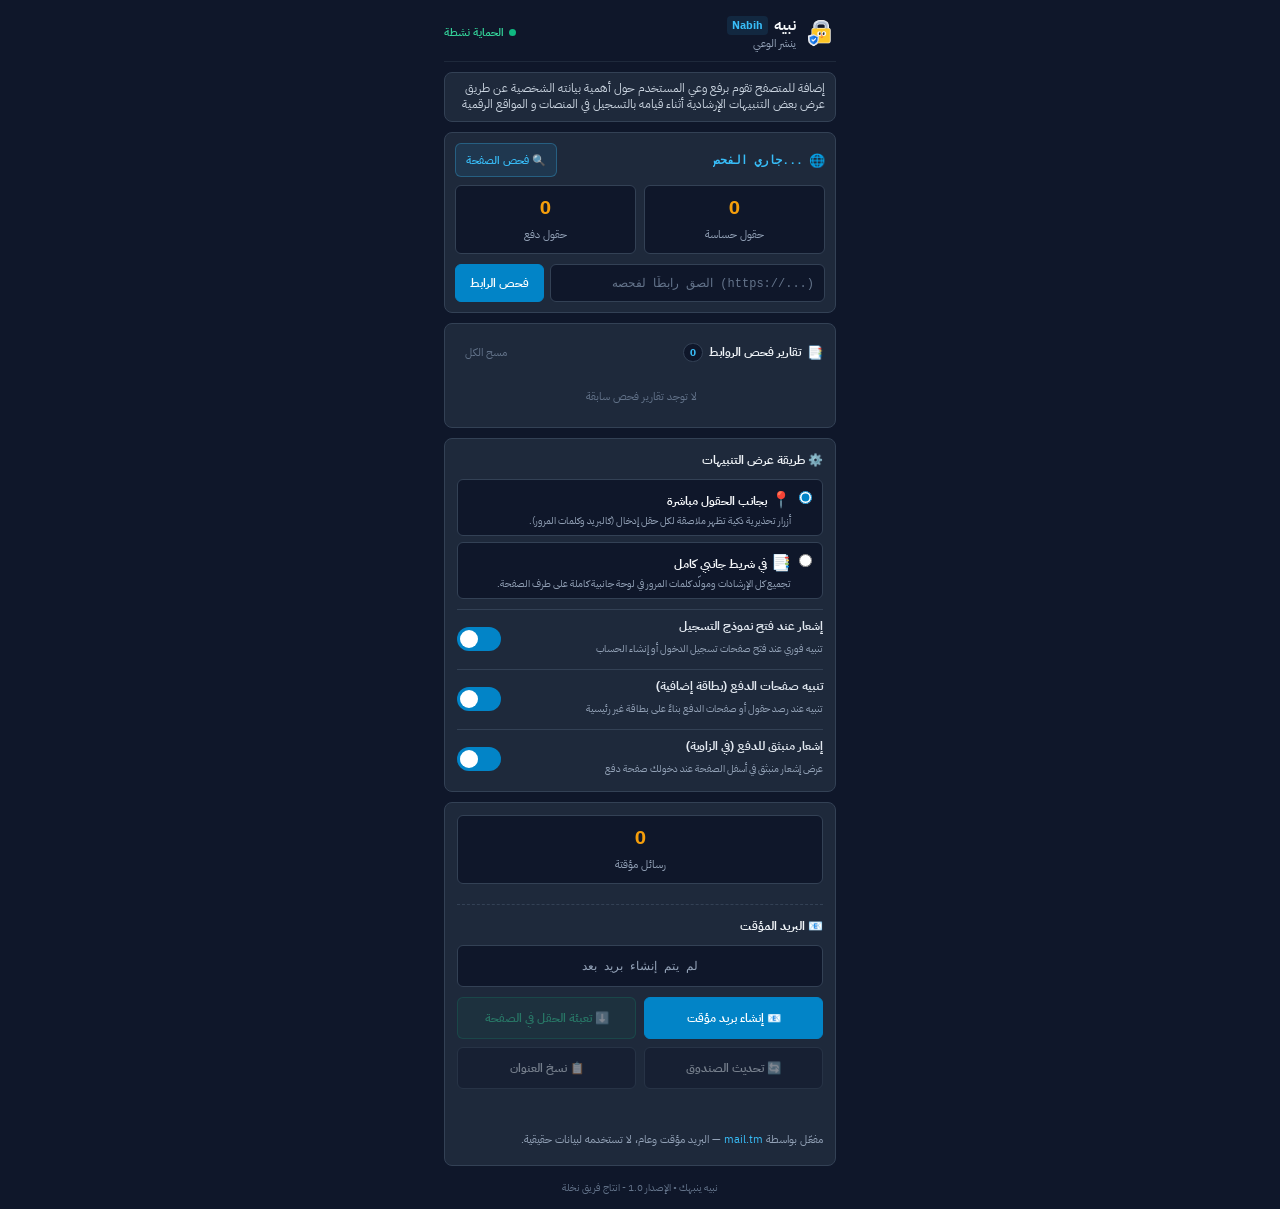
<file: popup.html>
<!DOCTYPE html>
<html lang="ar" dir="rtl">
<head>
  <meta charset="UTF-8">
  <meta name="viewport" content="width=device-width, initial-scale=1.0, viewport-fit=cover">
  <meta name="theme-color" content="#0f172a">
  <meta name="format-detection" content="telephone=no">
  <title>نبيه | Nabih</title>
  <link rel="stylesheet" href="popup.css">
</head>
<body>
  <div class="popup-wrapper ibm-plex-sans-arabic-regular" >
    
    <header class="popup-header">
      <div class="brand">
        <img src="Lock.png" alt="شعار نبيه" class="logo">
        <div class="brand-text">
          <h1>نبيه <span>Nabih</span></h1>
          <p class="tagline">ينشر الوعي</p>
        </div>
      </div>
      <div class="status-indicator">
        <span class="status-pulse"></span>
        <span class="status-label">الحماية نشطة</span>
      </div>
    </header>

    <section class="description-card">
      <p>
       إضافة للمتصفح تقوم برفع وعي المستخدم حول أهمية بيانته الشخصية عن طريق عرض بعض التنبيهات الإرشادية أثناء قيامه بالتسجيل في المنصات و المواقع الرقمية
      </p>
    </section>

    <!-- إحصائيات الصفحة وفحص الروابط -->
    <section class="page-stats-card">
      <div class="stats-head">
        <div class="stats-site-info">
          <span class="stats-icon">🌐</span>
          <span class="stats-domain" id="siteDomain">جاري الفحص...</span>
        </div>
        <button id="scan-btn" class="scan-current-btn nabih-focus-btn" type="button" title="فحص الصفحة الحالية">
          🔍 فحص الصفحة
        </button>
      </div>

      <div class="stats-row">
        <div class="stat-box">
          <span class="stat-number" id="fieldsCount">0</span>
          <span class="stat-name">حقول حساسة</span>
        </div>
        <div class="stat-box">
          <span class="stat-number" id="paymentCount">0</span>
          <span class="stat-name">حقول دفع</span>
        </div>
      </div>

      <form id="scan-form" class="nabih-scan-form" novalidate>
        <input id="scan-input" class="nabih-scan-input" type="text" dir="ltr" placeholder="الصق رابطًا لفحصه (https://...)" autocomplete="off" spellcheck="false">
        <button type="submit" class="nabih-scan-go">فحص الرابط</button>
      </form>
      <p id="scan-error" class="nabih-scan-error" role="alert"></p>
    </section>

    <!-- تقارير فحص الروابط (VirusTotal) -->
    <section class="settings-card scan-reports-card" id="scanReportsSection">
      <div class="reports-header">
        <div class="reports-title-wrap">
          <span class="reports-icon">📑</span>
          <h2 class="settings-title">تقارير فحص الروابط</h2>
          <span class="reports-badge" id="reportsCountBadge">0</span>
        </div>
        <button type="button" class="btn-clear-reports" id="btnClearReports" title="مسح سجل تقارير الفحص">
          مسح الكل
        </button>
      </div>

      <div class="reports-list" id="scanReportsList">
        <div class="reports-empty">لا توجد تقارير فحص سابقة</div>
      </div>
    </section>

    <!-- خيارات وإعدادات طريقة العرض -->
    <section class="settings-card">
      <h2 class="settings-title">⚙️ طريقة عرض التنبيهات</h2>

      <div class="display-modes">
        <label class="mode-option" id="modeInlineLabel">
          <input type="radio" name="displayMode" value="inline" id="modeInline" checked>
          <div class="mode-content">
            <div class="mode-header">
              <span class="mode-icon">📍</span>
              <strong>بجانب الحقول مباشرة</strong>
            </div>
            <p class="mode-desc">أزرار تحذيرية ذكية تظهر ملاصقة لكل حقل إدخال (كالبريد وكلمات المرور).</p>
          </div>
        </label>

        <label class="mode-option" id="modeSidebarLabel">
          <input type="radio" name="displayMode" value="sidebar" id="modeSidebar">
          <div class="mode-content">
            <div class="mode-header">
              <span class="mode-icon">📑</span>
              <strong>في شريط جانبي كامل</strong>
            </div>
            <p class="mode-desc">تجميع كل الإرشادات ومولّد كلمات المرور في لوحة جانبية كاملة على طرف الصفحة.</p>
          </div>
        </label>
      </div>

      <!-- خيار تفعيل إشعار النماذج -->
      <div class="toggle-option">
        <div class="toggle-info">
          <strong>إشعار عند فتح نموذج التسجيل</strong>
          <span class="toggle-desc">تنبيه فوري عند فتح صفحات تسجيل الدخول أو إنشاء الحساب</span>
        </div>
        <label class="switch">
          <input type="checkbox" id="toggleFormNotification" checked>
          <span class="slider"></span>
        </label>
      </div>

      <!-- خيارات تنبيه صفحات الدفع -->
      <div class="toggle-option">
        <div class="toggle-info">
          <strong>تنبيه صفحات الدفع (بطاقة إضافية)</strong>
          <span class="toggle-desc">تنبيه عند رصد حقول أو صفحات الدفع بناءً على بطاقة غير رئيسية</span>
        </div>
        <label class="switch">
          <input type="checkbox" id="togglePaymentWarn" checked>
          <span class="slider"></span>
        </label>
      </div>

      <div class="toggle-option">
        <div class="toggle-info">
          <strong>إشعار منبثق للدفع (في الزاوية)</strong>
          <span class="toggle-desc">عرض إشعار منبثق في أسفل الصفحة عند دخولك صفحة دفع</span>
        </div>
        <label class="switch">
          <input type="checkbox" id="togglePaymentToast" checked>
          <span class="slider"></span>
        </label>
      </div>
    </section>

    <!--- temp mail --->
    <section class="settings-card">
      <div class="stat-box">
        <span class="stat-number" id="mailCount">0</span>
        <span class="stat-name">رسائل مؤقتة</span>
      </div>

      <!-- ========== البريد المؤقت ========== -->
      <div class="temp-mail-block">
        <h2 class="settings-title">📧 البريد المؤقت</h2>

        <div class="temp-mail-address" id="mailAddress" dir="ltr">
          <span class="temp-mail-placeholder">لم يتم إنشاء بريد بعد</span>
        </div>

        <div class="temp-mail-actions">
          <button type="button" class="btn-mail-create" id="btnCreateMail">
            📧 إنشاء بريد مؤقت
          </button>
          <button type="button" class="btn-mail-fill" id="btnFillTab" disabled>
            ⬇️ تعبئة الحقل في الصفحة
          </button>
          <button type="button" class="btn-mail-refresh" id="btnRefreshInbox" disabled>
            🔄 تحديث الصندوق
          </button>
          <button type="button" class="btn-mail-copy" id="btnCopyMail" disabled>
            📋 نسخ العنوان
          </button>
        </div>

        <div class="temp-mail-messages" id="mailList"></div>

        <div class="temp-mail-status" id="mailStatus" role="status" aria-live="polite"></div>

        <p class="temp-mail-note">
          مفعّل بواسطة <a href="https://mail.tm" target="_blank" rel="noopener">mail.tm</a>
          — البريد مؤقت وعام، لا تستخدمه لبيانات حقيقية.
        </p>
      </div>
    </section>

    <!-- تذييل الصفحة -->
    <footer class="popup-footer">
      <span>نبيه ينبهك • الإصدار 1.0 - انتاج فريق نخلة</span>
    </footer>
  </div>

  <script src="popup.js"></script>
</body>
</html>
</file>
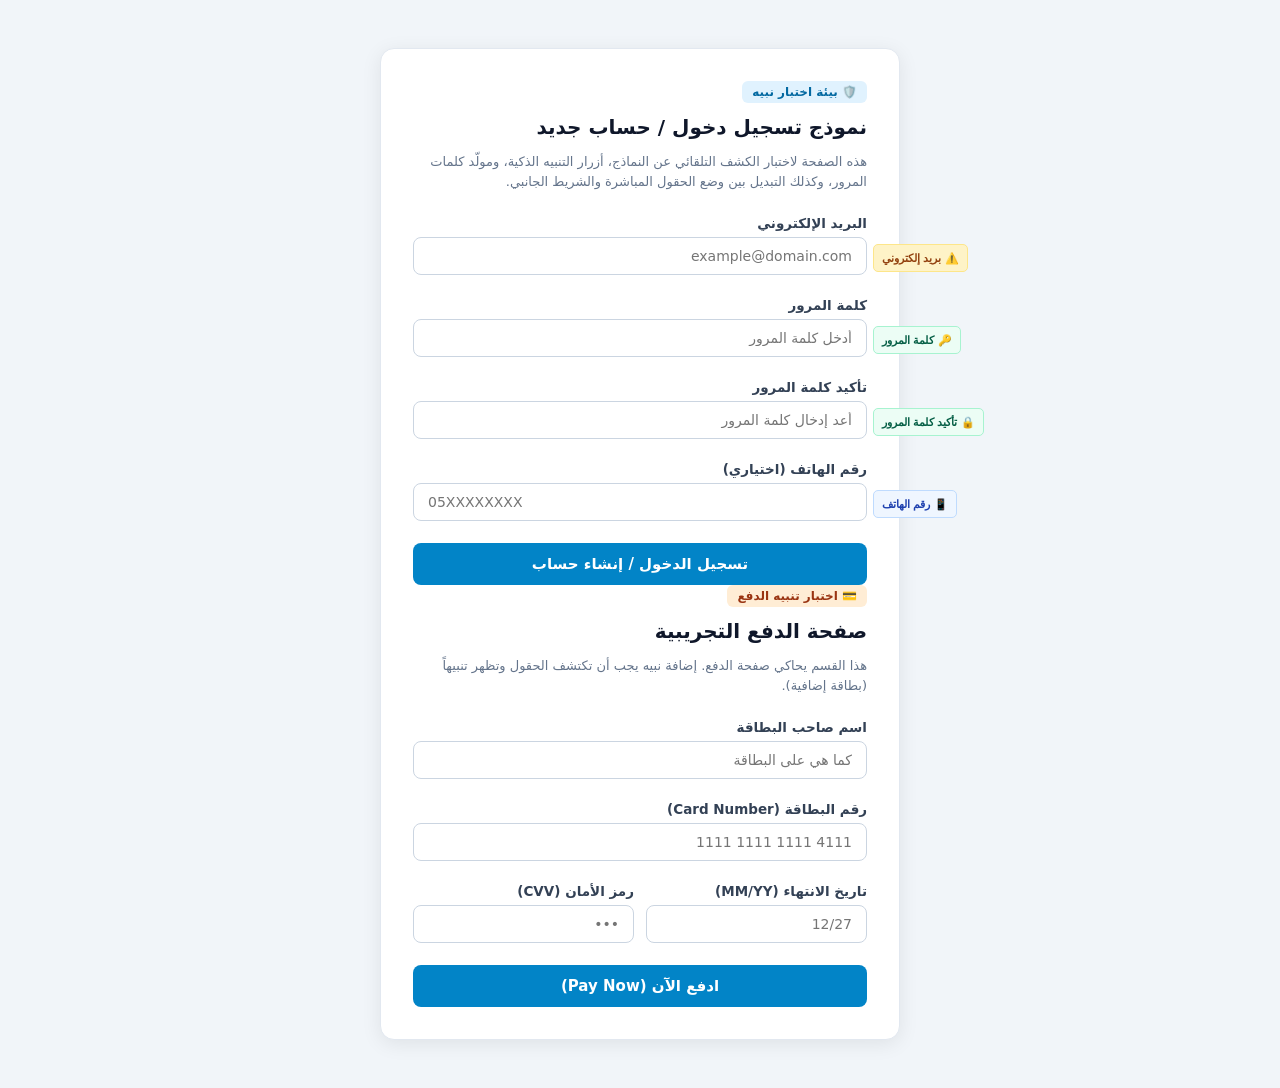
<file: test-form.html>
<!DOCTYPE html>
<html lang="ar" dir="rtl">
<head>
  <meta charset="UTF-8">
  <meta name="viewport" content="width=device-width, initial-scale=1.0, viewport-fit=cover">
  <meta name="format-detection" content="telephone=no">
  <title>صفحة اختبار إضافة نبيه | Nabih Test Page</title>
  <link rel="stylesheet" href="style.css">
  <style>
    * {
      box-sizing: border-box;
    }
    body {
      font-family: system-ui, -apple-system, "Segoe UI", Roboto, Tahoma, sans-serif;
      background: #f1f5f9;
      padding: 40px 20px;
      color: #0f172a;
      direction: rtl;
    }
    .container {
      max-width: 520px;
      margin: 0 auto;
      background: #ffffff;
      padding: 32px;
      border-radius: 14px;
      box-shadow: 0 4px 20px rgba(0, 0, 0, 0.08);
      border: 1px solid #e2e8f0;
    }
    .badge {
      display: inline-block;
      background: #e0f2fe;
      color: #0369a1;
      padding: 4px 10px;
      border-radius: 6px;
      font-size: 12px;
      font-weight: 700;
      margin-bottom: 12px;
    }
    h2 {
      margin: 0 0 8px;
      font-size: 20px;
      color: #0f172a;
    }
    p.subtitle {
      color: #64748b;
      font-size: 13px;
      margin-bottom: 24px;
      line-height: 1.5;
    }
    .form-group {
      margin-bottom: 22px;
      position: relative;
    }
    label {
      display: block;
      margin-bottom: 6px;
      font-weight: 600;
      font-size: 13.5px;
      color: #334155;
    }
    input {
      width: 100%;
      padding: 10px 14px;
      border: 1.5px solid #cbd5e1;
      border-radius: 8px;
      font-size: 14px;
      outline: none;
      transition: border-color 0.2s, box-shadow 0.2s;
      font-family: inherit;
    }
    input:focus {
      border-color: #0284c7;
      box-shadow: 0 0 0 3px rgba(2, 132, 199, 0.15);
    }
    button[type="submit"] {
      width: 100%;
      padding: 12px;
      background: #0284c7;
      color: white;
      border: none;
      border-radius: 8px;
      font-size: 15px;
      font-weight: 700;
      cursor: pointer;
      font-family: inherit;
      transition: background 0.2s;
    }
    button[type="submit"]:hover {
      background: #0369a1;
    }
  </style>
</head>
<body>

  <div class="container">
    <span class="badge">🛡️ بيئة اختبار نبيه</span>
    <h2>نموذج تسجيل دخول / حساب جديد</h2>
    <p class="subtitle">
      هذه الصفحة لاختبار الكشف التلقائي عن النماذج، أزرار التنبيه الذكية، ومولّد كلمات المرور، وكذلك التبديل بين وضع الحقول المباشرة والشريط الجانبي.
    </p>

    <form id="login-form" action="/login" method="POST">
      <div class="form-group">
        <label for="user-email">البريد الإلكتروني</label>
        <input type="email" id="user-email" name="email" placeholder="example@domain.com" required />
      </div>

      <div class="form-group">
        <label for="user-password">كلمة المرور</label>
        <input type="password" id="user-password" name="password" placeholder="أدخل كلمة المرور" required />
      </div>

      <div class="form-group">
        <label for="user-password-confirm">تأكيد كلمة المرور</label>
        <input type="password" id="user-password-confirm" name="password_confirm" placeholder="أعد إدخال كلمة المرور" required />
      </div>

      <div class="form-group">
        <label for="user-phone">رقم الهاتف (اختياري)</label>
        <input type="tel" id="user-phone" name="phone" placeholder="05XXXXXXXX" />
      </div>

      <button type="submit">تسجيل الدخول / إنشاء حساب</button>
    </form>

    <!-- نموذج دفع تجريبي: لاختبار ميزة تنبيه صفحات الدفع -->
    <div class="badge" style="background:#ffedd5;color:#9a3412">💳 اختبار تنبيه الدفع</div>
    <h2>صفحة الدفع التجريبية</h2>
    <p class="subtitle">هذا القسم يحاكي صفحة الدفع. إضافة نبيه يجب أن تكتشف الحقول وتظهر تنبيهاً (بطاقة إضافية).</p>

    <form id="checkout-form" action="/checkout" method="POST">
      <div class="form-group">
        <label for="cc-name">اسم صاحب البطاقة</label>
        <input type="text" id="cc-name" name="card_name" placeholder="كما هي على البطاقة" autocomplete="cc-name" />
      </div>
      <div class="form-group">
        <label for="cc-number">رقم البطاقة (Card Number)</label>
        <input type="text" id="cc-number" name="card_number" inputmode="numeric" placeholder="4111 1111 1111 1111" autocomplete="cc-number" />
      </div>
      <div class="form-group" style="display:flex;gap:12px;">
        <div style="flex:1;">
          <label for="cc-exp">تاريخ الانتهاء (MM/YY)</label>
          <input type="text" id="cc-exp" name="card_exp" placeholder="12/27" autocomplete="cc-exp" />
        </div>
        <div style="flex:1;">
          <label for="cc-cvc">رمز الأمان (CVV)</label>
          <input type="password" id="cc-cvc" name="card_cvc" placeholder="•••" autocomplete="cc-csc" />
        </div>
      </div>
      <button type="submit">ادفع الآن (Pay Now)</button>
    </form>
  </div>

  <script src="content.js"></script>
</body>
</html>
</file>
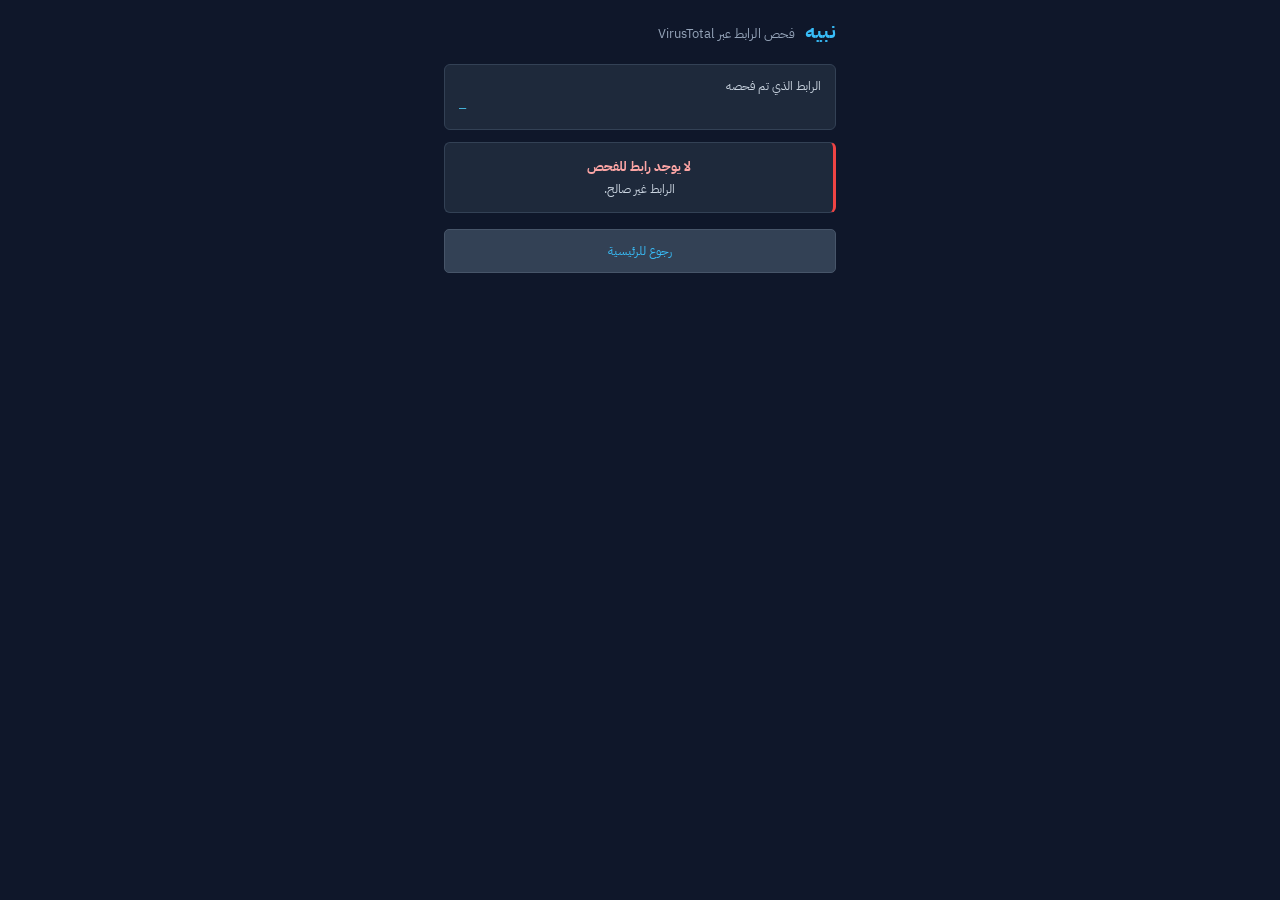
<file: vt-scan.html>
<!doctype html>
<html lang="ar" dir="rtl">
<head>
  <meta charset="utf-8">
  <meta name="viewport" content="width=device-width, initial-scale=1.0, viewport-fit=cover">
  <meta name="theme-color" content="#0f172a">
  <meta name="format-detection" content="telephone=no">
  <title>نتيجة الفحص | نبيه</title>
  <link rel="stylesheet" href="style.css">
  <link rel="stylesheet" href="vt-scan.css">
</head>
<body class="ibm-plex-sans-arabic-regular">
  <main class="vt-wrap">
    <header class="vt-head">
      <strong>نبيه</strong>
      <span>فحص الرابط عبر VirusTotal</span>
    </header>

    <section class="nabih-sidebar-card vt-target">
      <p>الرابط الذي تم فحصه</p>
      <code id="vt-url" dir="ltr">—</code>
    </section>

    <section id="vt-state" class="nabih-sidebar-card vt-state" data-state="loading" aria-live="polite">
      <div class="vt-spinner" aria-hidden="true"></div>
      <strong id="vt-title">جارٍ إرسال الرابط…</strong>
      <p id="vt-sub"></p>
    </section>

    <section id="vt-result" hidden>
      <div id="vt-verdict" class="nabih-sidebar-card vt-verdict">
        <strong id="vt-verdict-text"></strong>
        <p id="vt-verdict-desc"></p>
      </div>

      <div class="vt-stats">
        <div class="nabih-sidebar-card nabih-card-email"><p>خبيث</p><strong id="s-malicious">0</strong></div>
        <div class="nabih-sidebar-card nabih-card-payment"><p>مشبوه</p><strong id="s-suspicious">0</strong></div>
        <div class="nabih-sidebar-card nabih-card-password"><p>سليم</p><strong id="s-harmless">0</strong></div>
        <div class="nabih-sidebar-card nabih-card-phone"><p>لم يُكتشف</p><strong id="s-undetected">0</strong></div>
      </div>

      <div id="vt-flagged-box" class="nabih-sidebar-card" hidden>
        <strong>المحركات التي أبلغت عن الرابط</strong>
        <ul id="vt-flagged" class="vt-flagged"></ul>
      </div>

      <a id="vt-report" class="nabih-focus-btn vt-link" target="_blank" rel="noopener noreferrer" hidden>عرض التقرير الكامل في VirusTotal</a>
      <button id="vt-rescan" class="nabih-focus-btn" type="button" hidden>🔄 إعادة الفحص الآن</button>
    </section>
    <button id="vt-back" class="nabih-focus-btn" type="button">رجوع للرئيسية</button>
  </main>
  <script src="vt-scan.js"></script>
</body>
</html>
</file>
<file: popup.css>
@import url('https://fonts.googleapis.com/css2?family=IBM+Plex+Sans+Arabic:wght@100;200;300;400;500;600;700&display=swap');

.ibm-plex-sans-arabic-thin {
  font-family: "IBM Plex Sans Arabic", sans-serif;
  font-weight: 100;
  font-style: normal;
}

.ibm-plex-sans-arabic-extralight {
  font-family: "IBM Plex Sans Arabic", sans-serif;
  font-weight: 200;
  font-style: normal;
}

.ibm-plex-sans-arabic-light {
  font-family: "IBM Plex Sans Arabic", sans-serif;
  font-weight: 300;
  font-style: normal;
}

.ibm-plex-sans-arabic-regular {
  font-family: "IBM Plex Sans Arabic", sans-serif;
  font-weight: 400;
  font-style: normal;
}

.ibm-plex-sans-arabic-medium {
  font-family: "IBM Plex Sans Arabic", sans-serif;
  font-weight: 500;
  font-style: normal;
}

.ibm-plex-sans-arabic-semibold {
  font-family: "IBM Plex Sans Arabic", sans-serif;
  font-weight: 600;
  font-style: normal;
}

.ibm-plex-sans-arabic-bold {
  font-family: "IBM Plex Sans Arabic", sans-serif;
  font-weight: 700;
  font-style: normal;
}



:root {
  --surface: #1e293b;
  --border: #334155;
  --accent: #38bdf8;
  --muted: #94a3b8;
}



* {
  box-sizing: border-box;
  margin: 0;
  padding: 0;
  -webkit-tap-highlight-color: transparent;
}

html {
  -webkit-text-size-adjust: 100%;
  box-sizing: border-box;
}

body {
  width: 100%;
  max-width: 420px;
  min-width: 320px;
  margin: 0 auto;
  background: #0f172a;
  color: #f1f5f9;
  direction: rtl;
  -webkit-user-select: none;
  user-select: none;
  font-family: "IBM Plex Sans Arabic", -apple-system, BlinkMacSystemFont, "SF Arabic", "Geeza Pro", "Segoe UI", sans-serif;
}

.popup-wrapper {
  padding: 14px;
  padding-top: max(14px, env(safe-area-inset-top, 14px));
  padding-bottom: max(14px, env(safe-area-inset-bottom, 14px));
  padding-left: max(14px, env(safe-area-inset-left, 14px));
  padding-right: max(14px, env(safe-area-inset-right, 14px));
  display: flex;
  flex-direction: column;
  gap: 10px;
  box-sizing: border-box;
  min-height: 100vh;
  min-height: 100dvh;
}

/* الترويسة */
.popup-header {
  display: flex;
  align-items: center;
  justify-content: space-between;
  padding-bottom: 10px;
  border-bottom: 1px solid #1e293b;
}

.brand {
  display: flex;
  align-items: center;
  gap: 8px;
}

.logo {
  width: 32px;
  height: 32px;
  border-radius: 6px;
}

.brand-text h1 {
  font-size: 15px;
  color: #f8fafc;
  display: flex;
  align-items: center;
  gap: 6px;
}

.brand-text h1 span {
  font-size: 11px;
  color: #38bdf8;
  background: rgba(56, 189, 248, 0.1);
  padding: 1px 5px;
  border-radius: 4px;
}

.tagline {
  font-size: 10.5px;
  color: #94a3b8;
}

.status-indicator {
  display: flex;
  align-items: center;
  gap: 5px;
  color: #34d399;
  font-size: 11px;
  font-weight: 600;
}

.status-pulse {
  width: 7px;
  height: 7px;
  background: #10b981;
  border-radius: 50%;
}

/* بطاقة الوصف */
.description-card {
  background: #1e293b;
  border: 1px solid #334155;
  border-radius: 8px;
  padding: 8px 10px;
  font-size: 11.5px;
  line-height: 1.4;
  color: #cbd5e1;
}

/* بطاقة الإحصائيات */
.page-stats-card {
  background: #1e293b;
  border: 1px solid #334155;
  border-radius: 8px;
  padding: 10px;
  display: flex;
  flex-direction: column;
  gap: 8px;
}

.stats-head {
  display: flex;
  align-items: center;
  justify-content: space-between;
  gap: 8px;
}

.stats-site-info {
  display: flex;
  align-items: center;
  gap: 6px;
  min-width: 0;
  overflow: hidden;
}

.stats-icon {
  font-size: 13px;
  flex-shrink: 0;
}

.stats-domain {
  font-weight: 600;
  color: #38bdf8;
  font-family: monospace;
  font-size: 11.5px;
  white-space: nowrap;
  overflow: hidden;
  text-overflow: ellipsis;
  direction: ltr;
  text-align: left;
  -webkit-user-select: text;
  user-select: text;
}

.scan-current-btn {
  display: inline-flex;
  align-items: center;
  justify-content: center;
  gap: 4px;
  padding: 6px 10px;
  min-height: 34px;
  background: rgba(56, 189, 248, 0.1);
  border: 1px solid rgba(56, 189, 248, 0.3);
  color: #38bdf8;
  border-radius: 6px;
  font-size: 11px;
  font-weight: 600;
  cursor: pointer;
  white-space: nowrap;
  flex-shrink: 0;
  font-family: inherit;
  transition: all 0.2s ease;
  margin-top: 0;
  -webkit-tap-highlight-color: transparent;
}

.scan-current-btn:hover {
  background: #0284c7;
  border-color: #38bdf8;
  color: #ffffff;
}

.stats-row {
  display: grid;
  grid-template-columns: 1fr 1fr;
  gap: 8px;
}

.stat-box {
  background: #0f172a;
  border: 1px solid #334155;
  border-radius: 6px;
  padding: 8px;
  text-align: center;
}

.stat-number {
  font-size: 18px;
  font-weight: 700;
  color: #f59e0b;
  display: block;
}

.stat-name {
  font-size: 10.5px;
  color: #94a3b8;
}

/* فحص رابط مخصص */
.nabih-scan-form {
  display: flex;
  gap: 6px;
  width: 100%;
  align-items: center;
  margin-top: 2px;
}

.nabih-scan-input {
  flex: 1;
  min-width: 0;
  background: #0f172a;
  border: 1px solid #334155;
  color: #f8fafc;
  border-radius: 6px;
  padding: 8px 10px;
  min-height: 38px;
  /* 16px font-size prevents iOS Safari from automatically zooming into the page on focus */
  font-size: 16px;
  font-family: ui-monospace, SFMono-Regular, monospace;
  direction: ltr;
  text-align: left;
  outline: none;
  transition: all 0.2s ease;
  box-sizing: border-box;
  -webkit-user-select: text;
  user-select: text;
}

.nabih-scan-input:focus {
  border-color: #38bdf8;
  box-shadow: 0 0 0 2px rgba(56, 189, 248, 0.15);
}

.nabih-scan-input::placeholder {
  color: #64748b;
  font-family: inherit;
  direction: rtl;
  text-align: right;
  font-size: 12px;
}

.nabih-scan-input.invalid {
  border-color: #ef4444;
  background: rgba(239, 68, 68, 0.08);
}

.nabih-scan-go {
  flex-shrink: 0;
  display: inline-flex;
  align-items: center;
  justify-content: center;
  background: #0284c7;
  color: #ffffff;
  border: 1px solid #0284c7;
  border-radius: 6px;
  padding: 8px 14px;
  min-height: 38px;
  font-size: 12px;
  font-weight: 600;
  cursor: pointer;
  font-family: inherit;
  transition: all 0.2s ease;
  white-space: nowrap;
  -webkit-tap-highlight-color: transparent;
}

.nabih-scan-go:hover {
  background: #0369a1;
  border-color: #38bdf8;
}

.nabih-scan-go:active {
  transform: translateY(1px);
}

.nabih-scan-error {
  min-height: 14px;
  font-size: 10.5px;
  color: #f87171;
  margin: 0;
  padding: 0 2px;
  line-height: 1.3;
}

.nabih-scan-error:empty {
  display: none;
}

/* --- بطاقة تقارير فحص الروابط (VirusTotal Reports) --- */
.scan-reports-card {
  gap: 8px;
}

.reports-header {
  display: flex;
  align-items: center;
  justify-content: space-between;
}

.reports-title-wrap {
  display: flex;
  align-items: center;
  gap: 6px;
}

.reports-icon {
  font-size: 13px;
}

.reports-badge {
  background: #0f172a;
  border: 1px solid #334155;
  color: #38bdf8;
  font-size: 10px;
  font-weight: 700;
  padding: 1px 6px;
  border-radius: 10px;
  min-width: 18px;
  text-align: center;
}

.btn-clear-reports {
  background: transparent;
  border: none;
  color: #64748b;
  font-size: 11px;
  cursor: pointer;
  font-family: inherit;
  transition: color 0.15s;
  padding: 4px 8px;
  min-height: 32px;
  display: inline-flex;
  align-items: center;
  -webkit-tap-highlight-color: transparent;
}

.btn-clear-reports:hover {
  color: #f87171;
}

.reports-list {
  display: flex;
  flex-direction: column;
  gap: 6px;
  max-height: 180px;
  overflow-y: auto;
  padding-left: 2px;
  -webkit-overflow-scrolling: touch;
  overscroll-behavior: contain;
}

.reports-empty {
  text-align: center;
  font-size: 11px;
  color: #64748b;
  padding: 10px 0;
}

.report-card {
  background: #0f172a;
  border: 1px solid #334155;
  border-radius: 6px;
  padding: 7px 9px;
  display: flex;
  flex-direction: column;
  gap: 4px;
  transition: border-color 0.15s;
}

.report-card:hover {
  border-color: #475569;
}

.report-card.verdict-clean {
  border-right: 3px solid #10b981;
}

.report-card.verdict-suspicious {
  border-right: 3px solid #f59e0b;
}

.report-card.verdict-malicious {
  border-right: 3px solid #ef4444;
}

.report-top {
  display: flex;
  align-items: center;
  justify-content: space-between;
  gap: 6px;
}

.report-domain-wrap {
  display: flex;
  align-items: center;
  gap: 5px;
  min-width: 0;
  overflow: hidden;
}

.report-verdict-icon {
  font-size: 11px;
  flex-shrink: 0;
}

.report-domain {
  font-family: monospace;
  font-size: 11.5px;
  color: #f1f5f9;
  font-weight: 600;
  white-space: nowrap;
  overflow: hidden;
  text-overflow: ellipsis;
  direction: ltr;
  text-align: left;
  -webkit-user-select: text;
  user-select: text;
}

.report-tag {
  font-size: 10px;
  font-weight: 600;
  padding: 1px 6px;
  border-radius: 4px;
  white-space: nowrap;
  flex-shrink: 0;
}

.report-tag.tag-clean {
  background: rgba(16, 185, 129, 0.15);
  color: #34d399;
}

.report-tag.tag-suspicious {
  background: rgba(245, 158, 11, 0.15);
  color: #fbbf24;
}

.report-tag.tag-malicious {
  background: rgba(239, 68, 68, 0.15);
  color: #f87171;
}

.report-bottom {
  display: flex;
  align-items: center;
  justify-content: space-between;
  font-size: 10px;
  color: #64748b;
}

.report-time {
  font-size: 9.5px;
  color: #94a3b8;
}

.report-links {
  display: flex;
  align-items: center;
  gap: 6px;
}

.report-link-btn {
  color: #38bdf8;
  text-decoration: none;
  font-size: 10.5px;
  padding: 4px 8px;
  min-height: 28px;
  display: inline-flex;
  align-items: center;
  border-radius: 4px;
  background: rgba(56, 189, 248, 0.08);
  border: 1px solid rgba(56, 189, 248, 0.25);
  transition: all 0.15s;
  -webkit-tap-highlight-color: transparent;
}

.report-link-btn:hover {
  background: #0284c7;
  color: #ffffff;
  border-color: #38bdf8;
}

.report-delete-btn {
  background: transparent;
  border: none;
  color: #64748b;
  cursor: pointer;
  font-size: 13px;
  padding: 4px 8px;
  min-width: 32px;
  min-height: 32px;
  display: inline-flex;
  align-items: center;
  justify-content: center;
  transition: color 0.15s;
  -webkit-tap-highlight-color: transparent;
}

.report-delete-btn:hover {
  color: #ef4444;
}

/* خيارات الإعدادات */
.settings-card {
  background: #1e293b;
  border: 1px solid #334155;
  border-radius: 8px;
  padding: 12px;
  display: flex;
  flex-direction: column;
  gap: 10px;
}

.settings-title {
  font-size: 12px;
  color: #f1f5f9;
}

.display-modes {
  display: flex;
  flex-direction: column;
  gap: 6px;
}

.mode-option {
  display: flex;
  align-items: flex-start;
  gap: 8px;
  background: #0f172a;
  border: 1px solid #334155;
  border-radius: 6px;
  padding: 8px 10px;
  cursor: pointer;
  transition: all 0.2s ease;
  user-select: none;
}

.mode-option:hover {
  border-color: #475569;
}

.mode-option.active {
  border-color: #0284c7;
  background: rgba(2, 132, 199, 0.12);
  box-shadow: 0 0 0 1px #0284c7;
}

.mode-option input[type="radio"] {
  margin-top: 3px;
  cursor: pointer;
  accent-color: #0284c7;
}

.mode-content strong {
  font-size: 11.5px;
  color: #f8fafc;
}

.mode-desc {
  font-size: 10px;
  color: #94a3b8;
  margin-top: 2px;
  line-height: 1.3;
}

/* مفتاح التبديل */
.toggle-option {
  display: flex;
  align-items: center;
  justify-content: space-between;
  padding-top: 8px;
  border-top: 1px solid #334155;
}

.toggle-info strong {
  font-size: 11.5px;
  color: #e2e8f0;
  display: block;
}

.toggle-desc {
  font-size: 10px;
  color: #94a3b8;
}

.switch {
  position: relative;
  width: 44px;
  height: 24px;
  flex-shrink: 0;
}

.switch input {
  opacity: 0;
  width: 0;
  height: 0;
}

.slider {
  position: absolute;
  cursor: pointer;
  inset: 0;
  background: #334155;
  border-radius: 24px;
  transition: 0.2s;
}

.slider:before {
  position: absolute;
  content: "";
  height: 18px;
  width: 18px;
  right: 3px;
  bottom: 3px;
  background: #ffffff;
  border-radius: 50%;
  transition: 0.2s;
}

input:checked + .slider {
  background: #0284c7;
}

input:checked + .slider:before {
  transform: translateX(-20px);
}

/* التذييل */
.popup-footer {
  text-align: center;
  font-size: 10px;
  color: #64748b;
  padding-top: 4px;
}

.temp-mail-block {
  margin-top: 10px;
  border-top: 1px dashed var(--border, #334155);
  padding-top: 12px;
}

.temp-mail-address {
  display: flex;
  align-items: center;
  justify-content: center;
  gap: 8px;
  min-height: 42px;
  padding: 8px 12px;
  margin: 10px 0;
  background: #0f172a;
  border: 1px solid var(--border, #334155);
  border-radius: 6px;
  font-family: ui-monospace, SFMono-Regular, monospace;
  font-size: 12px;
  word-break: break-all;
  color: var(--accent, #38bdf8);
  text-align: center;
  direction: ltr;
  -webkit-user-select: all;
  user-select: all;
}
.temp-mail-placeholder { color: var(--muted, #94a3b8); font-family: inherit; font-size: 11.5px; }

/* أزرار البريد المؤقت — متناسقة تماماً مع أسلوب وهوية الإضافة ومبادئ اللمس في iOS */
.temp-mail-actions {
  display: grid;
  grid-template-columns: 1fr 1fr;
  gap: 8px;
  margin-bottom: 12px;
}

.temp-mail-actions button {
  display: inline-flex;
  align-items: center;
  justify-content: center;
  gap: 6px;
  padding: 8px 10px;
  min-height: 42px;
  border-radius: 6px;
  font-size: 11.5px;
  font-family: inherit;
  font-weight: 600;
  cursor: pointer;
  transition: all 0.2s ease;
  outline: none;
  border: 1px solid #334155;
  background: #0f172a;
  color: #f1f5f9;
  width: 100%;
  box-sizing: border-box;
  -webkit-tap-highlight-color: transparent;
}

.temp-mail-actions button:hover:not(:disabled) {
  background: #1e293b;
  border-color: #38bdf8;
  color: #38bdf8;
  transform: translateY(-1px);
}

.temp-mail-actions button:active:not(:disabled) {
  transform: translateY(1px);
}

.temp-mail-actions button:disabled {
  opacity: 0.45;
  cursor: not-allowed;
  border-color: #334155;
  background: #0f172a;
  color: #64748b;
  pointer-events: none;
  transform: none;
}

/* زر إنشاء بريد مؤقت (إجراء رئيسي أزرق) */
.temp-mail-actions #btnCreateMail,
.temp-mail-actions .btn-mail-create {
  background: #0284c7;
  border-color: #0284c7;
  color: #ffffff;
}

.temp-mail-actions #btnCreateMail:hover:not(:disabled),
.temp-mail-actions .btn-mail-create:hover:not(:disabled) {
  background: #0369a1;
  border-color: #38bdf8;
  color: #ffffff;
}

/* زر تعبئة الحقل في الصفحة (إجراء تعبئة أخضر مميز) */
.temp-mail-actions #btnFillTab,
.temp-mail-actions .btn-mail-fill {
  background: rgba(16, 185, 129, 0.12);
  border-color: rgba(16, 185, 129, 0.4);
  color: #34d399;
}

.temp-mail-actions #btnFillTab:hover:not(:disabled),
.temp-mail-actions .btn-mail-fill:hover:not(:disabled) {
  background: #059669;
  border-color: #10b981;
  color: #ffffff;
}

/* زر تحديث الصندوق وزر نسخ العنوان (أزرار ثانوية داكنة) */
.temp-mail-actions #btnRefreshInbox,
.temp-mail-actions #btnCopyMail,
.temp-mail-actions .btn-mail-refresh,
.temp-mail-actions .btn-mail-copy {
  background: #0f172a;
  border-color: #334155;
  color: #e2e8f0;
}

.temp-mail-actions #btnRefreshInbox:hover:not(:disabled),
.temp-mail-actions #btnCopyMail:hover:not(:disabled),
.temp-mail-actions .btn-mail-refresh:hover:not(:disabled),
.temp-mail-actions .btn-mail-copy:hover:not(:disabled) {
  background: #1e293b;
  border-color: #38bdf8;
  color: #38bdf8;
}

.temp-mail-messages {
  display: flex; flex-direction: column; gap: 8px; max-height: 220px;
  overflow-y: auto; margin-bottom: 10px;
  -webkit-overflow-scrolling: touch;
  overscroll-behavior: contain;
}
.temp-mail-msg {
  padding: 10px 12px; background: var(--surface, #0f1420);
  border: 1px solid var(--border, #2a3345); border-radius: 10px;
  cursor: pointer; transition: border-color .15s;
  -webkit-tap-highlight-color: transparent;
}
.temp-mail-msg:hover { border-color: var(--accent, #4cc9f0); }
.temp-mail-msg.unread { border-right: 3px solid var(--accent, #4cc9f0); }
.temp-mail-msg strong { display: block; font-size: 13px; margin-bottom: 4px; }
.temp-mail-msg p { font-size: 12px; color: var(--muted, #7b8494); margin: 0; }
.temp-mail-msg small { font-size: 11px; color: var(--muted, #7b8494); }

.temp-mail-note { font-size: 11px; color: var(--muted, #7b8494); line-height: 1.6; }
.temp-mail-note a { color: var(--accent, #4cc9f0); text-decoration: none; padding: 4px 0; display: inline-block; }
/* جسم الرسالة الكاملة: روابط قابلة للنقر + كود التحقق + النص */
.temp-mail-body { display: flex; flex-direction: column; gap: 8px; margin-top: 8px; padding-top: 8px; border-top: 1px dashed var(--border, #334155); }
.temp-mail-links { display: flex; flex-direction: column; gap: 5px; }
.temp-mail-link {
  display: flex; align-items: center; word-break: break-all; font-family: ui-monospace, SFMono-Regular, monospace;
  font-size: 11px; color: var(--accent, #4cc9f0); text-decoration: none;
  background: #0f172a; border: 1px solid var(--border, #334155); border-radius: 6px;
  padding: 8px 10px; min-height: 38px;
  -webkit-tap-highlight-color: transparent;
}
.temp-mail-link:hover { border-color: var(--accent, #4cc9f0); background: rgba(56,189,248,.08); }
.temp-mail-code {
  font-family: ui-monospace, SFMono-Regular, monospace; font-size: 20px; font-weight: 700;
  letter-spacing: 4px; text-align: center; color: #fbbf24;
  background: #0f172a; border: 1px dashed #f59e0b; border-radius: 8px; padding: 10px;
  min-height: 44px; display: flex; align-items: center; justify-content: center;
  cursor: pointer; -webkit-user-select: all; user-select: all;
  -webkit-tap-highlight-color: transparent;
}
.temp-mail-code:hover { background: rgba(245,158,11,.12); }
.temp-mail-pre {
  max-height: 220px; overflow: auto; white-space: pre-wrap; word-break: break-word;
  font-family: ui-monospace, SFMono-Regular, monospace; font-size: 11px; line-height: 1.5;
  color: var(--muted, #94a3b8); background: #0f172a; border: 1px solid var(--border, #334155);
  border-radius: 6px; padding: 8px; margin: 0;
  -webkit-overflow-scrolling: touch;
  -webkit-user-select: text;
  user-select: text;
}
.temp-mail-status {
  min-height: 16px; font-size: 11px; color: #34d399; text-align: center;
  padding: 4px 0; word-break: break-word;
}
</file>
<file: style.css>
@import url('https://fonts.googleapis.com/css2?family=IBM+Plex+Sans+Arabic:wght@100;200;300;400;500;600;700&display=swap');

.ibm-plex-sans-arabic-thin {
  font-family: "IBM Plex Sans Arabic", sans-serif;
  font-weight: 100;
  font-style: normal;
}

.ibm-plex-sans-arabic-extralight {
  font-family: "IBM Plex Sans Arabic", sans-serif;
  font-weight: 200;
  font-style: normal;
}

.ibm-plex-sans-arabic-light {
  font-family: "IBM Plex Sans Arabic", sans-serif;
  font-weight: 300;
  font-style: normal;
}

.ibm-plex-sans-arabic-regular {
  font-family: "IBM Plex Sans Arabic", sans-serif;
  font-weight: 400;
  font-style: normal;
}

.ibm-plex-sans-arabic-medium {
  font-family: "IBM Plex Sans Arabic", sans-serif;
  font-weight: 500;
  font-style: normal;
}

.ibm-plex-sans-arabic-semibold {
  font-family: "IBM Plex Sans Arabic", sans-serif;
  font-weight: 600;
  font-style: normal;
}

.ibm-plex-sans-arabic-bold {
  font-family: "IBM Plex Sans Arabic", sans-serif;
  font-weight: 700;
  font-style: normal;
}


.nabih-toast {
  position: fixed;
  top: max(16px, env(safe-area-inset-top, 16px));
  right: max(16px, env(safe-area-inset-right, 16px));
  z-index: 2147483647;
  background: #0f172a;
  color: #f8fafc;
  border: 1px solid #334155;
  border-radius: 8px;
  padding: 12px 14px;
  max-width: min(360px, calc(100vw - 32px));
  box-sizing: border-box;
  font-size: 13px;
  line-height: 1.4;
  direction: rtl;
  text-align: right;
  box-shadow: 0 4px 12px rgba(0, 0, 0, 0.2);
}

.nabih-toast-header {
  display: flex;
  align-items: center;
  gap: 8px;
  margin-bottom: 4px;
}

.nabih-toast-header strong {
  color: #38bdf8;
  font-size: 13px;
  flex: 1;
}

.nabih-toast-close {
  background: transparent;
  border: none;
  color: #94a3b8;
  cursor: pointer;
  font-size: 14px;
  padding: 0 4px;
  min-width: 36px;
  min-height: 36px;
  display: inline-flex;
  align-items: center;
  justify-content: center;
  line-height: 1;
  -webkit-tap-highlight-color: transparent;
}

.nabih-toast-close:hover { color: #ffffff; }

/* --- خيار "لا تنبّهني في هذا الموقع" --- */
.nabih-dont-show {
  display: inline-flex;
  align-items: center;
  gap: 6px;
  margin-top: 8px;
  font-size: 11px;
  color: #94a3b8;
  cursor: pointer;
  user-select: none;
}
.nabih-dont-show input { accent-color: #f59e0b; cursor: pointer; }

.nabih-toast-text {
  color: #cbd5e1;
  font-size: 12px;
}

/* --- الأزرار الملتصقة بالحقول (Badges) --- */
.nabih-badge {
  position: absolute;
  z-index: 99999;
  display: inline-flex;
  align-items: center;
  gap: 4px;
  padding: 4px 8px;
  min-height: 28px;
  font-size: 11px;
  font-weight: 600;
  border-radius: 5px;
  cursor: pointer;
  border: 1px solid transparent;
  -webkit-user-select: none;
  user-select: none;
  direction: rtl;
  white-space: nowrap;
  -webkit-tap-highlight-color: transparent;
}

.nabih-badge:hover { filter: brightness(0.95); }
.nabih-badge-password, .nabih-badge-confirm_password { background: #ecfdf5; color: #065f46; border-color: #a7f3d0; }
.nabih-badge-email { background: #fef3c7; color: #92400e; border-color: #fde68a; }
.nabih-badge-phone, .nabih-badge-username { background: #eff6ff; color: #1e40af; border-color: #bfdbfe; }
.nabih-badge-payment { background: #ffedd5; color: #9a3412; border-color: #fdba74; }
.nabih-badge.compact { padding: 4px 6px; }
.nabih-badge.compact .nabih-badge-text { display: none; }

/* --- نافذة الإرشادات المنبثقة (Tooltip) --- */
.nabih-tooltip {
  display: none;
  position: fixed;
  z-index: 2147483647;
  background: #1e293b;
  color: #f8fafc;
  padding: 12px;
  border-radius: 8px;
  font-size: 12px;
  width: 285px;
  max-width: min(290px, calc(100vw - 24px));
  box-sizing: border-box;
  border: 1px solid #334155;
  box-shadow: 0 4px 14px rgba(0, 0, 0, 0.25);
  direction: rtl;
  text-align: right;
  -webkit-overflow-scrolling: touch;
}

.nabih-tooltip.visible { display: block; }

.nabih-tooltip-title {
  font-weight: 700;
  color: #38bdf8;
  font-size: 12.5px;
  margin-bottom: 5px;
}

.nabih-tooltip-desc {
  color: #cbd5e1;
  line-height: 1.4;
}

/* --- صندوق مولّد كلمات المرور --- */
.nabih-pwd-box {
  margin-top: 10px;
  padding-top: 8px;
  border-top: 1px solid #334155;
}

.nabih-pwd-row {
  display: flex;
  gap: 6px;
  margin-bottom: 6px;
}

.nabih-pwd-val {
  flex: 1;
  background: #0f172a;
  border: 1px solid #475569;
  color: #f8fafc;
  font-family: monospace;
  /* 16px prevents iOS Safari automatic page zoom */
  font-size: 16px;
  padding: 6px 8px;
  min-height: 38px;
  border-radius: 5px;
  outline: none;
  text-align: center;
  direction: ltr;
  -webkit-user-select: text;
  user-select: text;
}

.nabih-pwd-refresh {
  background: #334155;
  border: 1px solid #475569;
  color: #ffffff;
  border-radius: 5px;
  padding: 0 10px;
  min-width: 38px;
  min-height: 38px;
  display: inline-flex;
  align-items: center;
  justify-content: center;
  cursor: pointer;
  font-size: 14px;
  -webkit-tap-highlight-color: transparent;
}

.nabih-pwd-refresh:hover { background: #475569; }

.nabih-pwd-options {
  display: flex;
  flex-direction: column;
  gap: 6px;
  margin-bottom: 8px;
  font-size: 11px;
  color: #cbd5e1;
}

.nabih-pwd-slider-row {
  display: flex;
  align-items: center;
  gap: 8px;
}

.nabih-pwd-slider-label {
  display: flex;
  align-items: center;
  gap: 4px;
  min-width: 55px;
  font-size: 11px;
}

.nabih-len-val {
  color: #38bdf8;
  font-family: monospace;
  font-size: 12px;
}

.nabih-pwd-slider {
  flex: 1;
  height: 6px;
  cursor: pointer;
  accent-color: #0284c7;
  background: #334155;
  border-radius: 4px;
  outline: none;
}

.nabih-pwd-checks {
  display: flex;
  align-items: center;
  justify-content: space-between;
  gap: 6px;
}

.nabih-pwd-chk {
  display: flex;
  align-items: center;
  gap: 4px;
  cursor: pointer;
  user-select: none;
  font-size: 11px;
  color: #94a3b8;
  min-height: 28px;
  -webkit-tap-highlight-color: transparent;
}

.nabih-pwd-chk input {
  cursor: pointer;
  accent-color: #0284c7;
  margin: 0;
  width: 16px;
  height: 16px;
}

.nabih-pwd-fill {
  width: 100%;
  background: #059669;
  color: #ffffff;
  border: none;
  border-radius: 5px;
  padding: 8px;
  min-height: 42px;
  font-size: 12px;
  font-weight: 600;
  cursor: pointer;
  font-family: inherit;
  display: flex;
  align-items: center;
  justify-content: center;
  -webkit-tap-highlight-color: transparent;
}

.nabih-pwd-fill:hover { background: #047857; }

/* --- الشريط الجانبي الكامل (Sidebar) --- */
.nabih-sidebar {
  position: fixed;
  top: 0;
  right: -320px;
  width: 300px;
  max-width: 85vw;
  height: 100vh;
  height: 100dvh;
  max-height: 100dvh;
  padding-top: env(safe-area-inset-top, 0px);
  padding-bottom: env(safe-area-inset-bottom, 0px);
  box-sizing: border-box;
  background: #0f172a;
  color: #f8fafc;
  z-index: 2147483646;
  transition: right 0.25s ease;
  display: none;
  flex-direction: column;
  border-left: 1px solid #334155;
  direction: rtl;
  text-align: right;
  box-shadow: -4px 0 16px rgba(0, 0, 0, 0.25);
  -webkit-overflow-scrolling: touch;
}

.nabih-sidebar.open { right: 0; }

.nabih-sidebar-head {
  padding: 12px 14px;
  background: #1e293b;
  border-bottom: 1px solid #334155;
  display: flex;
  align-items: center;
  justify-content: space-between;
}

.nabih-sidebar-head strong {
  color: #38bdf8;
  font-size: 13.5px;
}

.nabih-sidebar-close {
  background: transparent;
  border: none;
  color: #94a3b8;
  cursor: pointer;
  font-size: 16px;
  min-width: 36px;
  min-height: 36px;
  display: inline-flex;
  align-items: center;
  justify-content: center;
  -webkit-tap-highlight-color: transparent;
}

.nabih-sidebar-close:hover { color: #ffffff; }

.nabih-sidebar-body {
  flex: 1;
  overflow-y: auto;
  padding: 12px;
  display: flex;
  flex-direction: column;
  gap: 10px;
  -webkit-overflow-scrolling: touch;
  overscroll-behavior: contain;
}

.nabih-sidebar-card {
  background: #1e293b;
  border: 1px solid #334155;
  border-radius: 6px;
  padding: 10px;
  font-size: 12px;
  display: flex;
  flex-direction: column;
  gap: 6px;
}

.nabih-sidebar-card strong { color: #f1f5f9; }
.nabih-sidebar-card p { margin: 0; color: #cbd5e1; font-size: 11.5px; line-height: 1.4; }

.nabih-card-password, .nabih-card-confirm_password { border-right: 3px solid #10b981; }
.nabih-card-email { border-right: 3px solid #f59e0b; }
.nabih-card-phone, .nabih-card-username { border-right: 3px solid #3b82f6; }

.nabih-focus-btn {
  background: #334155;
  border: 1px solid #475569;
  color: #38bdf8;
  border-radius: 5px;
  padding: 8px 10px;
  min-height: 36px;
  font-size: 11.5px;
  cursor: pointer;
  margin-top: 4px;
  font-family: inherit;
  display: inline-flex;
  align-items: center;
  justify-content: center;
  -webkit-tap-highlight-color: transparent;
}

.nabih-focus-btn:hover { background: #475569; }

.nabih-sidebar-empty {
  text-align: center;
  padding: 24px 10px;
  color: #94a3b8;
  font-size: 12px;
}

/* زر إظهار الشريط الجانبي */
.nabih-sidebar-toggle {
  position: fixed;
  top: 50%;
  right: 0;
  transform: translateY(-50%);
  background: #0284c7;
  color: #ffffff;
  padding: 10px 14px;
  min-height: 44px;
  min-width: 44px;
  border-radius: 8px 0 0 8px;
  border: none;
  z-index: 2147483645;
  cursor: pointer;
  display: none;
  font-size: 12px;
  font-weight: 600;
  box-shadow: -2px 2px 8px rgba(0, 0, 0, 0.2);
  -webkit-user-select: none;
  user-select: none;
  -webkit-tap-highlight-color: transparent;
}

.nabih-sidebar-toggle:hover { background: #0369a1; }

/* --- البريد المؤقت داخل تلميح البريد --- */
.nabih-tm-box {
  margin-top: 10px;
  padding-top: 8px;
  border-top: 1px dashed #475569;
  display: flex;
  flex-direction: column;
  gap: 6px;
  font-family: inherit;
  font-weight: 400;
  font-style: normal;
}
.nabih-tm-head { display: flex; align-items: center; justify-content: space-between; }
.nabih-tm-head strong { color: #38bdf8; font-size: 12px; }
.nabih-tm-copy {
  background: #334155; border: 1px solid #475569; color: #f8fafc;
  border-radius: 5px; padding: 4px 8px; cursor: pointer; font-size: 13px;
  min-width: 32px; min-height: 32px; display: inline-flex; align-items: center; justify-content: center;
  -webkit-tap-highlight-color: transparent;
}
.nabih-tm-address {
  background: #0f172a; border: 1px solid #475569; color: #94a3b8;
  border-radius: 5px; padding: 8px 10px; font-family: monospace;
  font-size: 12px; word-break: break-all; cursor: pointer; text-align: left;
  min-height: 38px; -webkit-user-select: all; user-select: all;
}
.nabih-tm-address.nabih-tm-has { color: #4cc9f0; }
.nabih-tm-actions { display: flex; gap: 6px; flex-wrap: wrap; }
.nabih-tm-actions button { flex: 1; min-width: 75px; min-height: 38px; -webkit-tap-highlight-color: transparent; }
.nabih-tm-actions .nabih-focus-btn { padding: 6px; font-size: 11px; }
.nabih-tm-actions .nabih-tm-fill {
  background: rgba(16, 185, 129, 0.15);
  border: 1px solid rgba(16, 185, 129, 0.4);
  color: #34d399;
}
.nabih-tm-actions .nabih-tm-fill:hover:not(:disabled) {
  background: #059669;
  border-color: #10b981;
  color: #ffffff;
}
.nabih-tm-actions button:disabled {
  opacity: 0.45;
  cursor: not-allowed;
}
.nabih-tm-meta { display: flex; justify-content: space-between; font-size: 10.5px; color: #94a3b8; }
.nabih-tm-status { color: #34d399; }
.nabih-tm-messages {
  display: flex; flex-direction: column; gap: 5px; max-height: 150px; overflow-y: auto;
  -webkit-overflow-scrolling: touch; overscroll-behavior: contain;
}
.nabih-tm-msg {
  background: #0f172a; border: 1px solid #334155; border-radius: 5px;
  padding: 6px 8px; cursor: pointer; font-size: 11px;
  -webkit-tap-highlight-color: transparent;
}
.nabih-tm-msg:hover { border-color: #38bdf8; }
.nabih-tm-msg.nabih-tm-unread { border-right: 2px solid #38bdf8; }
.nabih-tm-msg strong { color: #f1f5f9; display: block; margin-bottom: 2px; }
.nabih-tm-msg small { color: #94a3b8; font-size: 10px; }
.nabih-tm-empty { color: #64748b; font-size: 11px; text-align: center; padding: 4px; }
.nabih-tm-note { color: #64748b; font-size: 10px; line-height: 1.4; }


/* --- تنبيه صفحات الدفع (داخل الشريط الجانبي) --- */
.nabih-payment-warn {
  margin-top: 6px;
  padding: 8px 10px;
  background: rgba(245, 158, 11, 0.1);
  border: 1px solid #f59e0b;
  border-radius: 6px;
  font-size: 11.5px;
  color: #fcd34d;
  line-height: 1.5;
}
.nabih-payment-warn strong { display: block; margin-bottom: 4px; color: #fbbf24; font-size: 12px; }
.nabih-payment-warn ul { margin: 0; padding-right: 16px; }
.nabih-payment-warn li { margin-bottom: 3px; }
.nabih-card-payment { border-right: 3px solid #f59e0b; }

/* --- إشعار منبثق لصفحات الدفع (في الزاوية السفلية اليسرى، لا يتداخل مع إشعار النماذج) --- */
.nabih-toast-payment {
  top: auto;
  right: auto;
  bottom: max(24px, env(safe-area-inset-bottom, 24px));
  left: max(16px, env(safe-area-inset-left, 16px));
  border-right: none;
  border-left: 3px solid #f59e0b;
  max-width: min(320px, calc(100vw - 32px));
  box-sizing: border-box;
}
.nabih-toast-payment .nabih-toast-icon { font-size: 20px; }
.nabih-toast-payment .nabih-toast-body strong { color: #fbbf24; }
.nabih-toast-payment.show { transform: none; opacity: 1; }
.nabih-toast-payment { transform: translateY(20px); }
/* روابط الرسالة المستخرجة + كود التحقق (داخل تلميح البريد) */
.nabih-tm-linkbox { display: flex; flex-direction: column; gap: 5px; margin-top: 6px; padding-top: 6px; border-top: 1px dashed #334155; }
.nabih-tm-link {
  display: flex; align-items: center; word-break: break-all; font-family: monospace; font-size: 11px;
  color: #38bdf8; text-decoration: none; background: #0f172a;
  border: 1px solid #334155; border-radius: 5px; padding: 6px 8px; min-height: 36px;
  -webkit-tap-highlight-color: transparent;
}
.nabih-tm-link:hover { border-color: #38bdf8; background: rgba(56,189,248,.1); }
.nabih-tm-code {
  font-family: monospace; font-size: 18px; font-weight: 700; letter-spacing: 3px;
  text-align: center; color: #fbbf24; background: #0f172a; border: 1px dashed #f59e0b;
  border-radius: 6px; padding: 8px; min-height: 44px; display: flex; align-items: center; justify-content: center;
  cursor: pointer; -webkit-user-select: all; user-select: all;
  -webkit-tap-highlight-color: transparent;
}
.nabih-tm-code:hover { background: rgba(245,158,11,.12); }

/* --- فحص رابط يدوي (popup) --- */
.nabih-scan-form { display: flex; gap: 6px; margin-top: 8px; }
.nabih-scan-input {
  flex: 1; min-width: 0; background: #0f172a; border: 1px solid #475569; color: #f8fafc;
  border-radius: 5px; padding: 8px 10px; min-height: 38px; font-size: 16px; font-family: monospace;
  direction: ltr; text-align: left; outline: none; -webkit-user-select: text; user-select: text;
}
.nabih-scan-input:focus { border-color: #38bdf8; }
.nabih-scan-input::placeholder { color: #64748b; font-family: inherit; direction: rtl; font-size: 12px; }
.nabih-scan-input.invalid { border-color: #ef4444; }
.nabih-scan-go {
  background: #0284c7; color: #fff; border: none; border-radius: 5px; padding: 8px 14px;
  min-height: 38px; font-size: 12px; font-weight: 600; cursor: pointer; font-family: inherit;
  -webkit-tap-highlight-color: transparent;
}
.nabih-scan-go:hover { background: #0369a1; }
.nabih-scan-error { margin: 4px 0 0; min-height: 14px; font-size: 11px; color: #fca5a5; }
</file>
<file: vt-scan.css>
/* يعتمد على متغيرات الألوان نفسها في style.css (slate + sky) */
html, body {
  margin: 0;
  width: 100%;
  max-width: 420px;
  min-width: 320px;
  margin: 0 auto;
  min-height: 100vh;
  min-height: 100dvh;
  background: #0f172a;
  color: #f8fafc;
  -webkit-text-size-adjust: 100%;
  -webkit-tap-highlight-color: transparent;
}
body {
  font-family: "IBM Plex Sans Arabic", -apple-system, BlinkMacSystemFont, "SF Arabic", "Geeza Pro", "Segoe UI", sans-serif;
}
.vt-wrap {
  padding: 16px 14px 18px;
  padding-top: max(16px, env(safe-area-inset-top, 16px));
  padding-bottom: max(18px, env(safe-area-inset-bottom, 18px));
  padding-left: max(14px, env(safe-area-inset-left, 14px));
  padding-right: max(14px, env(safe-area-inset-right, 14px));
  display: flex;
  flex-direction: column;
  gap: 12px;
  box-sizing: border-box;
}
.vt-head { display: flex; align-items: baseline; gap: 10px; margin-bottom: 6px; }
.vt-head strong { color: #38bdf8; font-size: 20px; }
.vt-head span { color: #94a3b8; font-size: 13px; }
.vt-wrap .nabih-sidebar-card { padding: 14px; font-size: 13px; }
.vt-target code {
  font-family: monospace; font-size: 12px; color: #4cc9f0; word-break: break-all; text-align: left;
  -webkit-user-select: all; user-select: all;
}
.vt-state { align-items: center; text-align: center; padding: 28px 14px; }
.vt-spinner { width: 26px; height: 26px; border: 3px solid #334155; border-top-color: #38bdf8; border-radius: 50%; animation: vt-spin .9s linear infinite; }
.vt-state:not([data-state="loading"]) .vt-spinner { display: none; }
.vt-state[data-state="error"] { border-right: 3px solid #ef4444; }
.vt-state[data-state="error"] strong { color: #fca5a5; }
@keyframes vt-spin { to { transform: rotate(360deg); } }
.vt-verdict { padding: 18px 16px; border-right-width: 4px; border-right-style: solid; margin-bottom: 10px; }
.vt-verdict strong { font-size: 22px; }
.vt-verdict[data-verdict="clean"] { border-right-color: #10b981; background: rgba(16,185,129,.08); }
.vt-verdict[data-verdict="clean"] strong { color: #34d399; }
.vt-verdict[data-verdict="suspicious"] { border-right-color: #f59e0b; background: rgba(245,158,11,.1); }
.vt-verdict[data-verdict="suspicious"] strong { color: #fbbf24; }
.vt-verdict[data-verdict="malicious"] { border-right-color: #ef4444; background: rgba(239,68,68,.1); }
.vt-verdict[data-verdict="malicious"] strong { color: #f87171; }
.vt-stats { display: grid; grid-template-columns: repeat(4, 1fr); gap: 8px; margin-bottom: 10px; }
.vt-stats .nabih-sidebar-card { padding: 10px; align-items: flex-start; }
.vt-stats strong { font-size: 20px; font-family: monospace; }
.vt-flagged {
  margin: 0; padding: 0 16px 0 0; font-size: 12px; color: #cbd5e1; line-height: 1.8; direction: ltr; text-align: left;
  -webkit-overflow-scrolling: touch;
}
.vt-link {
  display: flex; align-items: center; justify-content: center; text-align: center; text-decoration: none;
  padding: 10px; margin-top: 10px; font-size: 12.5px; min-height: 44px; box-sizing: border-box;
}
#vt-back, #vt-rescan {
  min-height: 44px; display: inline-flex; align-items: center; justify-content: center;
}
@media (prefers-reduced-motion: reduce) { .vt-spinner { animation: none; } }
</file>
